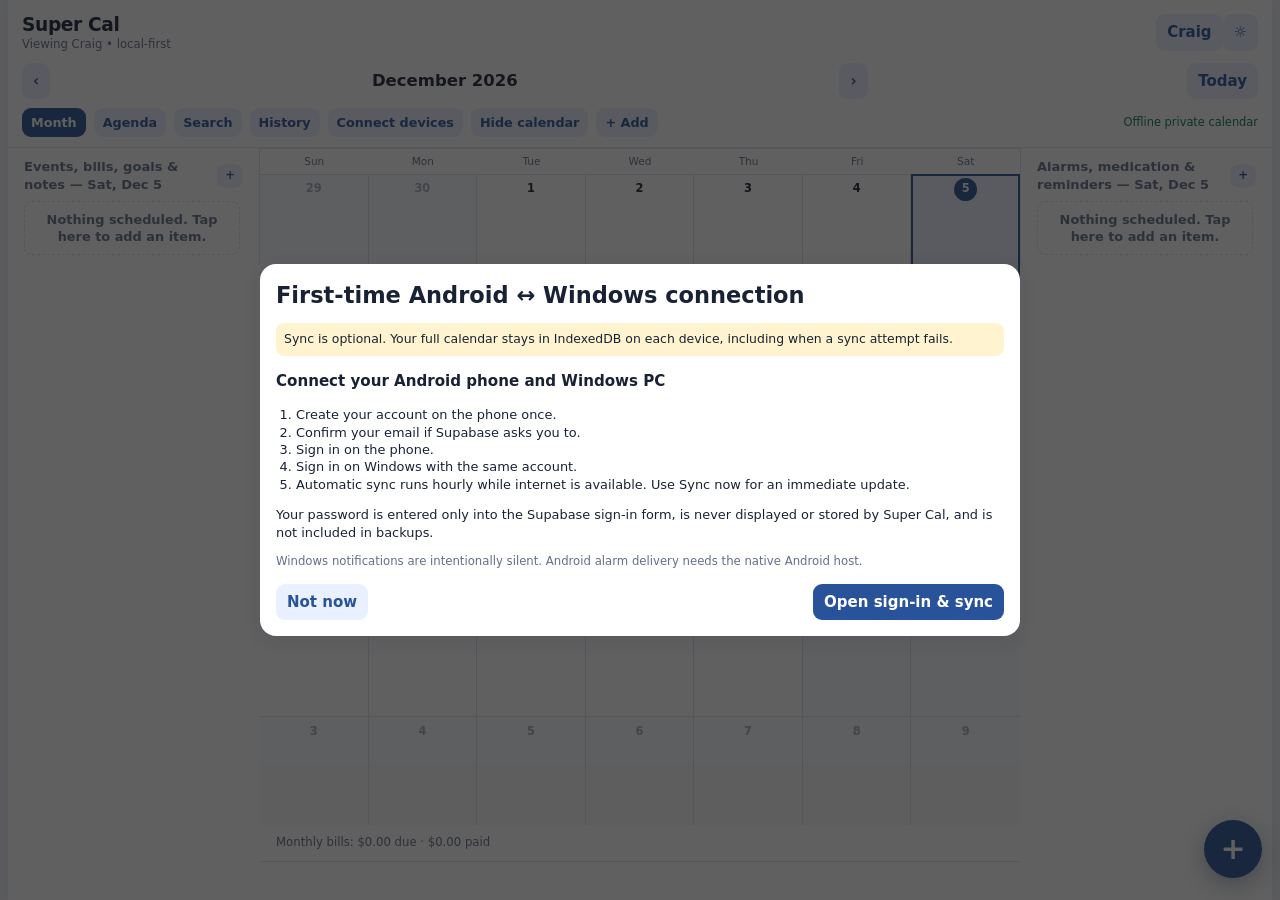
<file: super-cal/index.html>
<!doctype html>
<html lang="en">
<head>
  <meta charset="utf-8">
  <meta name="viewport" content="width=device-width,initial-scale=1,viewport-fit=cover">
  <meta name="theme-color" content="#28539a">
  <meta name="description" content="Super Cal, a private local-first family calendar">
  <link rel="manifest" href="manifest.webmanifest?v=20260910">
  <link rel="stylesheet" href="styles.css?v=20260910">
  <title>Super Cal</title>
</head>
<body>
  <div id="app" aria-live="polite"></div>
  <script src="core.js?v=20260910"></script>
  <script src="app.js?v=20260910"></script>
</body>
</html>
</file>
<file: super-cal/styles.css>
:root{--bg:#f5f7fb;--surface:#fff;--ink:#192235;--muted:#647087;--line:#dbe1ec;--accent:#28539a;--accent2:#e9f0ff;--danger:#b42318;--ok:#077a55;--shadow:0 5px 18px #15244a18}*{box-sizing:border-box}html,body{min-height:100%;margin:0;background:var(--bg);color:var(--ink);font:15px/1.35 system-ui,-apple-system,Segoe UI,Roboto,sans-serif}button,input,select,textarea{font:inherit}button{cursor:pointer;border:0;border-radius:9px;padding:8px 11px;background:var(--accent2);color:var(--accent);font-weight:650}button:hover{filter:brightness(.96)}button.primary{background:var(--accent);color:white}.danger{color:var(--danger)}.shell{max-width:880px;min-height:100vh;margin:auto;background:var(--surface);box-shadow:0 0 26px #1d32601c}.top{padding:12px 14px 8px;border-bottom:1px solid var(--line);background:var(--surface);position:sticky;top:0;z-index:4}.titleline,.navline,.toolline,.itemline{display:flex;align-items:center;gap:8px}.titleline{justify-content:space-between}.brand{font-weight:800;font-size:1.24rem;letter-spacing:-.02em}.sub{font-size:.78rem;color:var(--muted)}.navline{justify-content:space-between;margin-top:10px}.month{font-size:1.1rem;font-weight:750;min-width:150px;text-align:center}.toolline{margin-top:9px;overflow:auto;padding-bottom:2px}.toolline button{white-space:nowrap;padding:6px 9px;font-size:.85rem}.toolline .active{background:var(--accent);color:#fff}.status{font-size:.76rem;color:var(--muted);margin-left:auto;white-space:nowrap}.calendar-toggle-mobile{display:none}.section{padding:10px 12px}.section h2{font-size:.87rem;margin:0 0 7px;color:var(--muted);display:flex;justify-content:space-between;align-items:center}.section h2 button{font-size:.78rem;padding:4px 8px}.panel{max-height:150px;overflow:auto}.empty{border:1px dashed var(--line);border-radius:8px;padding:9px;color:var(--muted);font-size:.86rem;text-align:center}.empty-add{display:block;width:100%;background:var(--surface);cursor:pointer}.empty-add:active{background:var(--accent2)}.floating-add{position:fixed;right:18px;bottom:22px;z-index:6;width:58px;height:58px;border-radius:50%;padding:0;background:var(--accent);color:#fff;font-size:2rem;line-height:1;box-shadow:0 7px 22px #162b5a55}.item{border:1px solid var(--line);border-left:4px solid var(--item,#6e87a8);border-radius:9px;padding:7px 9px;margin:6px 0;background:var(--surface)}.itemline{justify-content:space-between}.item-title{font-weight:700}.meta{font-size:.78rem;color:var(--muted)}.desktop-card-details{display:none;gap:4px;margin-top:9px;padding-top:8px;border-top:1px solid var(--line);font-size:.78rem}.detail-row{display:grid;grid-template-columns:minmax(82px,110px) minmax(0,1fr);gap:7px;align-items:start}.detail-row strong{color:var(--muted);font-weight:700}.detail-row span{overflow-wrap:anywhere}.day-popup-card .desktop-card-details{display:grid}.day-popup-card .mobile-card-description{display:none}.day-summary{max-height:65vh;overflow:auto;padding-right:3px}.day-summary-add{width:48px;height:48px;border-radius:50%;padding:0;font-size:1.8rem;line-height:1}.weekday-picker{display:flex;gap:7px;align-items:center;flex-wrap:wrap;padding:7px;border:1px solid var(--line);border-radius:8px;background:var(--surface)}.weekday-picker label{display:flex;gap:3px;align-items:center;color:var(--ink);font-weight:600}.weekday-picker input{width:auto;margin:0}.weekday-preset{font-size:.76rem;padding:5px 8px}.badges{display:flex;gap:4px;flex-wrap:wrap}.badge{font-size:.7rem;padding:2px 5px;border-radius:999px;background:var(--accent2);color:var(--accent)}.actions{display:flex;gap:5px;margin-top:6px}.actions button{font-size:.77rem;padding:4px 7px}.calendar-area{border-top:1px solid var(--line);border-bottom:1px solid var(--line)}.weekdays,.calendar{display:grid;grid-template-columns:repeat(7,minmax(0,1fr))}.weekdays{font-size:.7rem;color:var(--muted);text-align:center;padding:5px 0}.calendar{grid-auto-rows:1fr}.day{aspect-ratio:1;border:0;border-right:1px solid var(--line);border-top:1px solid var(--line);background:transparent;border-radius:0;padding:3px;min-width:0;display:flex;flex-direction:column;align-items:center;color:var(--ink)}.day:nth-child(7n){border-right:0}.day.out{color:#a3acba;background:#fafbfe}.day.selected{background:var(--accent2);outline:2px solid var(--accent);outline-offset:-2px}.date-num{width:23px;height:23px;display:grid;place-items:center;border-radius:50%;font-size:.76rem}.today .date-num{background:var(--accent);color:#fff;font-weight:800}.dots{display:flex;gap:2px;max-width:100%;margin-top:3px;flex-wrap:wrap;justify-content:center}.dot{width:5px;height:5px;border-radius:50%;background:var(--item,#6e87a8)}.count{font-size:.62rem;color:var(--muted);margin-top:auto}.views{padding:12px}.view-card{border:1px solid var(--line);border-radius:10px;padding:10px;margin:8px 0}.view-card h3{margin:0 0 5px;font-size:1rem}.filters{display:grid;grid-template-columns:2fr repeat(2,1fr);gap:7px}.filters input,.filters select,textarea{width:100%;border:1px solid var(--line);border-radius:8px;padding:8px;background:var(--surface);color:var(--ink)}.modal-backdrop{position:fixed;inset:0;background:#111a;display:grid;place-items:end center;z-index:10}.modal{width:min(760px,100%);max-height:94vh;overflow:auto;background:var(--surface);border-radius:16px 16px 0 0;padding:16px;box-shadow:var(--shadow)}.modal h2{margin:0 0 12px}.formgrid{display:grid;grid-template-columns:repeat(2,minmax(0,1fr));gap:10px}.formgrid label{font-size:.8rem;font-weight:700;color:var(--muted)}.formgrid input,.formgrid select,.formgrid textarea{display:block;margin-top:3px}.span2{grid-column:span 2}.modal-foot{display:flex;justify-content:space-between;gap:7px;margin-top:14px}.modal-foot .right{display:flex;gap:7px}.notice{border-radius:8px;background:#fff4cf;padding:8px;font-size:.83rem}.setup{font-size:.86rem}.setup ol{padding-left:20px}.hidden{display:none!important}.sync-good{color:var(--ok)}.sync-bad{color:var(--danger)}body.dark{--bg:#111722;--surface:#182231;--ink:#e9eff9;--muted:#a8b5c8;--line:#344258;--accent:#91b8ff;--accent2:#263d63;--shadow:0 5px 18px #0008}body.dark .day.out{background:#151e2b;color:#78869a}@media(min-width:700px){.modal-backdrop{place-items:center}.modal{border-radius:16px;max-height:90vh}.section{padding-left:16px;padding-right:16px}}@media(min-width:950px){.shell{width:calc(100% - 16px);max-width:1460px}.desktop-card-details{display:grid;gap:4px;margin-top:9px;padding-top:8px;border-top:1px solid var(--line);font-size:.78rem}.detail-row{display:grid;grid-template-columns:minmax(82px,110px) minmax(0,1fr);gap:7px;align-items:start}.detail-row strong{color:var(--muted);font-weight:700}.detail-row span{overflow-wrap:anywhere}.mobile-card-description{display:none}.desktop-month-layout{display:grid;grid-template-columns:minmax(190px,1fr) minmax(540px,760px) minmax(190px,1fr);align-items:start}.desktop-month-layout.calendar-hidden{grid-template-columns:repeat(2,minmax(320px,1fr))}.desktop-month-layout>.section{position:sticky;top:132px;max-height:calc(100vh - 148px);display:flex;flex-direction:column;min-width:0;background:var(--surface)}.desktop-month-layout>.section:first-child{border-right:1px solid var(--line)}.desktop-month-layout>.section:last-child{border-left:1px solid var(--line)}.desktop-month-layout>.section .panel{max-height:none;overflow:auto;padding-right:3px}.desktop-month-layout>.calendar-area{min-width:0}.desktop-month-layout .item{margin:8px 0;padding:10px}.desktop-month-layout .item-title{font-size:.95rem}.desktop-month-layout .section h2{line-height:1.35}.desktop-month-layout.calendar-hidden>.section{position:static;max-height:none}.desktop-month-layout.calendar-hidden>.section .panel{overflow:visible}}
@media(max-width:699px){.calendar-toggle-desktop{display:none}.calendar-toggle-mobile{display:block;width:100%;margin-top:7px;padding:9px}}
@media(max-width:430px){.filters{grid-template-columns:1fr 1fr}.filters input{grid-column:span 2}.formgrid{grid-template-columns:1fr}.span2{grid-column:span 1}.day{padding:2px}.date-num{width:20px;height:20px}.dots{gap:1px}}
</file>
